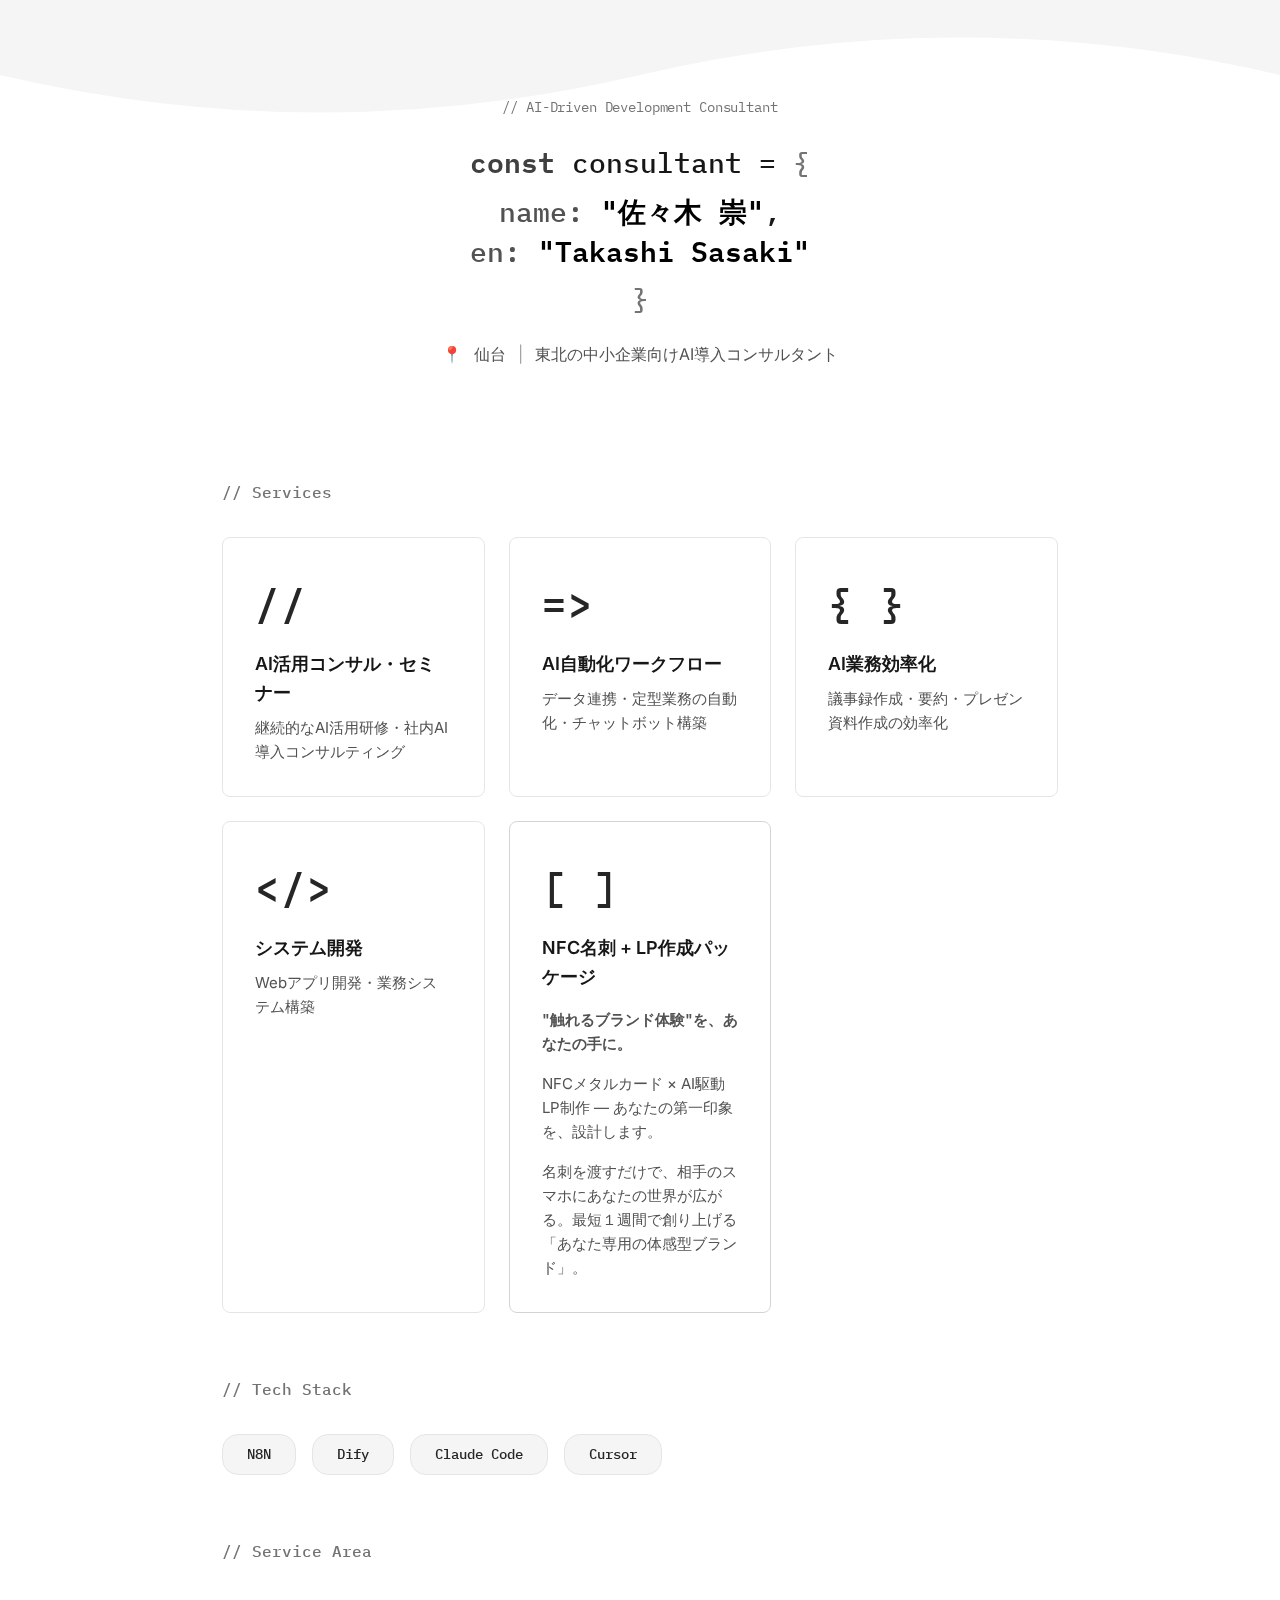
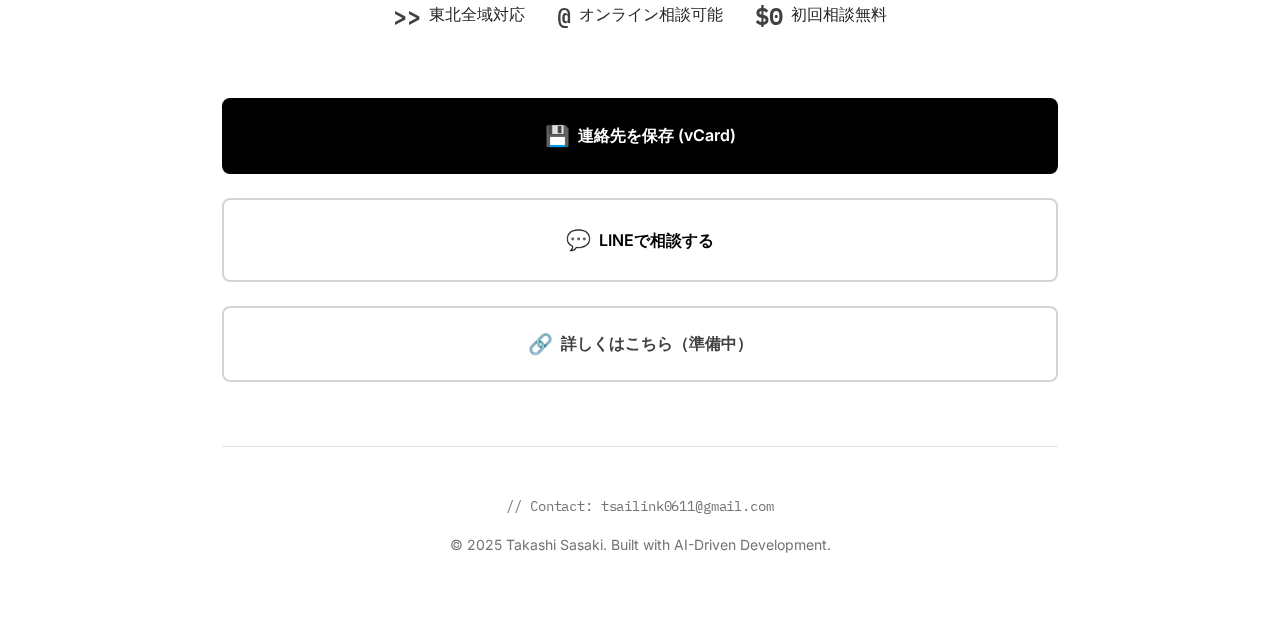
<file: index.html>
<!DOCTYPE html>
<html lang="ja">
<head>
    <meta charset="UTF-8">
    <meta name="viewport" content="width=device-width, initial-scale=1.0">
    <meta name="description" content="佐々木 崇 - AI-Driven Development Consultant | 東北の中小企業向けAI導入コンサルタント">
    <title>佐々木崇 { AI駆動開発 } | 仙台のAIコンサルタント</title>
    <link rel="icon" type="image/svg+xml" href="favicon.svg">
    <link rel="stylesheet" href="style.css">
    <link rel="preconnect" href="https://fonts.googleapis.com">
    <link rel="preconnect" href="https://fonts.gstatic.com" crossorigin>
    <link href="https://fonts.googleapis.com/css2?family=IBM+Plex+Mono:wght@400;500;600&family=Inter:wght@400;500;600;700&display=swap" rel="stylesheet">
</head>
<body>
    <!-- Wave Background -->
    <div class="wave-container">
        <svg class="wave" viewBox="0 0 1200 120" preserveAspectRatio="none">
            <path d="M0,50 Q300,100 600,50 T1200,50 L1200,0 L0,0 Z" class="wave-path"></path>
        </svg>
    </div>

    <!-- Main Container -->
    <main class="container">
        <!-- Header Section -->
        <header class="header">
            <div class="code-line">
                <span class="code-comment">// AI-Driven Development Consultant</span>
            </div>
            <h1 class="name">
                <span class="code-keyword">const</span> consultant = <span class="code-brace">{</span>
                <div class="name-content">
                    <span class="code-property">name:</span> <span class="code-string">"佐々木 崇"</span>,<br>
                    <span class="code-property">en:</span> <span class="code-string">"Takashi Sasaki"</span>
                </div>
                <span class="code-brace">}</span>
            </h1>
            <div class="tagline">
                <span class="location-icon">📍</span> 仙台
                <span class="separator">|</span>
                東北の中小企業向けAI導入コンサルタント
            </div>
        </header>

        <!-- Services Section -->
        <section class="services">
            <h2 class="section-title">
                <span class="code-comment">// Services</span>
            </h2>
            <div class="service-grid">
                <div class="service-card">
                    <a href="consulting.html" class="card-link">
                        <div class="service-icon code-icon">//</div>
                        <h3>AI活用コンサル・セミナー</h3>
                        <p>継続的なAI活用研修・社内AI導入コンサルティング</p>
                    </a>
                </div>
                <div class="service-card">
                    <a href="workflow.html" class="card-link">
                        <div class="service-icon code-icon">=></div>
                        <h3>AI自動化ワークフロー</h3>
                        <p>データ連携・定型業務の自動化・チャットボット構築</p>
                    </a>
                </div>
                <div class="service-card">
                    <a href="efficiency.html" class="card-link">
                        <div class="service-icon code-icon">{ }</div>
                        <h3>AI業務効率化</h3>
                        <p>議事録作成・要約・プレゼン資料作成の効率化</p>
                    </a>
                </div>
                <div class="service-card">
                    <a href="development.html" class="card-link">
                        <div class="service-icon code-icon">&lt;/&gt;</div>
                        <h3>システム開発</h3>
                        <p>Webアプリ開発・業務システム構築</p>
                    </a>
                </div>
                <div class="service-card featured-card">
                    <a href="nfc-lp.html" class="card-link">
                        <div class="service-icon code-icon">[ ]</div>
                        <h3>NFC名刺 + LP作成パッケージ</h3>
                        <p class="featured-tagline">"触れるブランド体験"を、あなたの手に。</p>
                        <p class="featured-subtitle">NFCメタルカード × AI駆動LP制作 ― あなたの第一印象を、設計します。</p>
                        <p class="featured-description">名刺を渡すだけで、相手のスマホにあなたの世界が広がる。最短１週間で創り上げる「あなた専用の体感型ブランド」。</p>
                    </a>
                </div>
            </div>
        </section>

        <!-- Tech Stack -->
        <section class="tech-stack">
            <h2 class="section-title">
                <span class="code-comment">// Tech Stack</span>
            </h2>
            <div class="tech-list">
                <span class="tech-badge">N8N</span>
                <span class="tech-badge">Dify</span>
                <span class="tech-badge">Claude Code</span>
                <span class="tech-badge">Cursor</span>
            </div>
        </section>

        <!-- Service Area -->
        <section class="service-area">
            <h2 class="section-title">
                <span class="code-comment">// Service Area</span>
            </h2>
            <div class="area-info">
                <div class="area-item">
                    <span class="area-icon code-symbol">>></span>
                    <span>東北全域対応</span>
                </div>
                <div class="area-item">
                    <span class="area-icon code-symbol">@</span>
                    <span>オンライン相談可能</span>
                </div>
                <div class="area-item">
                    <span class="area-icon code-symbol">$0</span>
                    <span>初回相談無料</span>
                </div>
            </div>
        </section>

        <!-- CTA Buttons -->
        <section class="cta-section">
            <button id="vcard-btn" class="btn btn-primary">
                <span class="btn-icon">💾</span>
                連絡先を保存 (vCard)
            </button>
            <a href="https://line.me/ti/p/NWGjZAM_AY" target="_blank" rel="noopener noreferrer" class="btn btn-secondary">
                <span class="btn-icon">💬</span>
                LINEで相談する
            </a>
            <button class="btn btn-outline">
                <span class="btn-icon">🔗</span>
                詳しくはこちら（準備中）
            </button>
        </section>

        <!-- Footer -->
        <footer class="footer">
            <div class="code-line">
                <span class="code-comment">// Contact: <a href="mailto:tsailink0611@gmail.com" class="email-link">tsailink0611@gmail.com</a></span>
            </div>
            <div class="footer-text">
                &copy; 2025 Takashi Sasaki. Built with AI-Driven Development.
            </div>
        </footer>
    </main>

    <script src="script.js"></script>
</body>
</html>
</file>
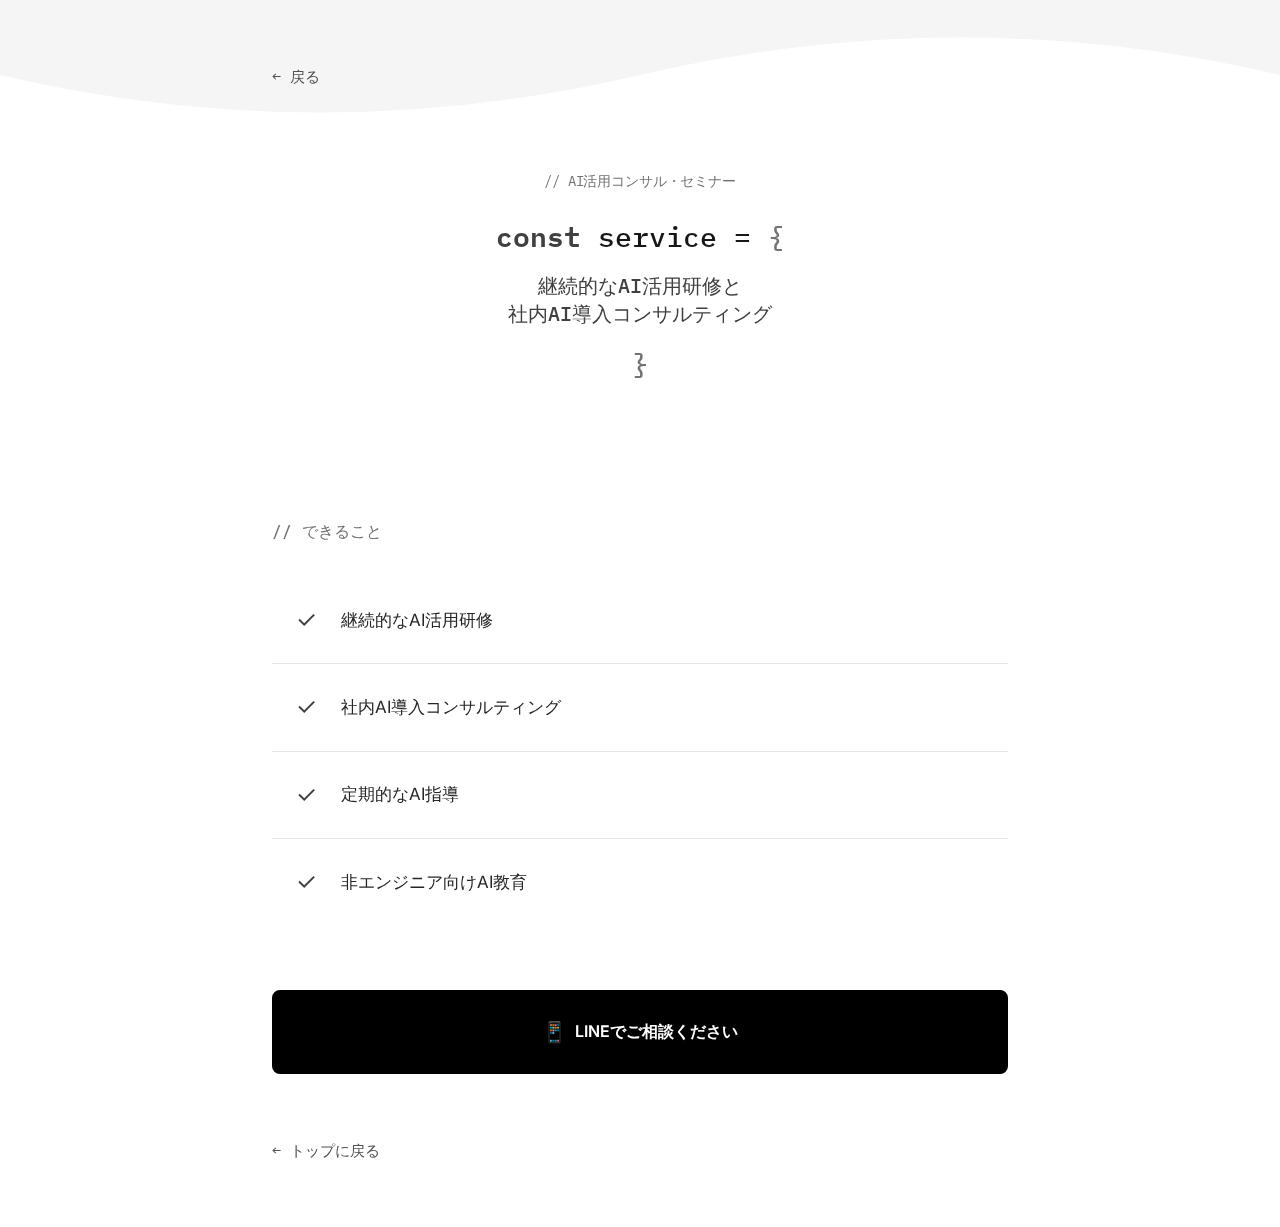
<file: consulting.html>
<!DOCTYPE html>
<html lang="ja">
<head>
    <meta charset="UTF-8">
    <meta name="viewport" content="width=device-width, initial-scale=1.0">
    <meta name="description" content="AI活用コンサル・セミナー | 佐々木 崇 - AI-Driven Development Consultant">
    <title>AI活用コンサル・セミナー | 佐々木崇</title>
    <link rel="icon" type="image/svg+xml" href="favicon.svg">
    <link rel="stylesheet" href="style.css">
    <link rel="preconnect" href="https://fonts.googleapis.com">
    <link rel="preconnect" href="https://fonts.gstatic.com" crossorigin>
    <link href="https://fonts.googleapis.com/css2?family=IBM+Plex+Mono:wght@400;500;600&family=Inter:wght@400;500;600;700&display=swap" rel="stylesheet">
</head>
<body>
    <div class="wave-container">
        <svg class="wave" viewBox="0 0 1200 120" preserveAspectRatio="none">
            <path d="M0,50 Q300,100 600,50 T1200,50 L1200,0 L0,0 Z" class="wave-path"></path>
        </svg>
    </div>

    <main class="container detail-page">
        <nav class="back-nav">
            <a href="index.html" class="back-link">← 戻る</a>
        </nav>

        <header class="detail-header">
            <div class="code-line">
                <span class="code-comment">// AI活用コンサル・セミナー</span>
            </div>
            <h1 class="detail-title">
                <span class="code-keyword">const</span> service = <span class="code-brace">{</span>
                <div class="service-description">
                    継続的なAI活用研修と<br>
                    社内AI導入コンサルティング
                </div>
                <span class="code-brace">}</span>
            </h1>
        </header>

        <section class="features-section">
            <h2 class="section-title">
                <span class="code-comment">// できること</span>
            </h2>
            <ul class="features-list">
                <li class="feature-item">
                    <span class="check-mark">✓</span>
                    継続的なAI活用研修
                </li>
                <li class="feature-item">
                    <span class="check-mark">✓</span>
                    社内AI導入コンサルティング
                </li>
                <li class="feature-item">
                    <span class="check-mark">✓</span>
                    定期的なAI指導
                </li>
                <li class="feature-item">
                    <span class="check-mark">✓</span>
                    非エンジニア向けAI教育
                </li>
            </ul>
        </section>

        <section class="cta-section">
            <a href="https://line.me/ti/p/NWGjZAM_AY" target="_blank" rel="noopener noreferrer" class="btn btn-primary">
                <span class="btn-icon">📱</span>
                LINEでご相談ください
            </a>
        </section>

        <nav class="bottom-nav">
            <a href="index.html" class="back-link">← トップに戻る</a>
        </nav>
    </main>

    <script src="script.js"></script>
</body>
</html>
</file>
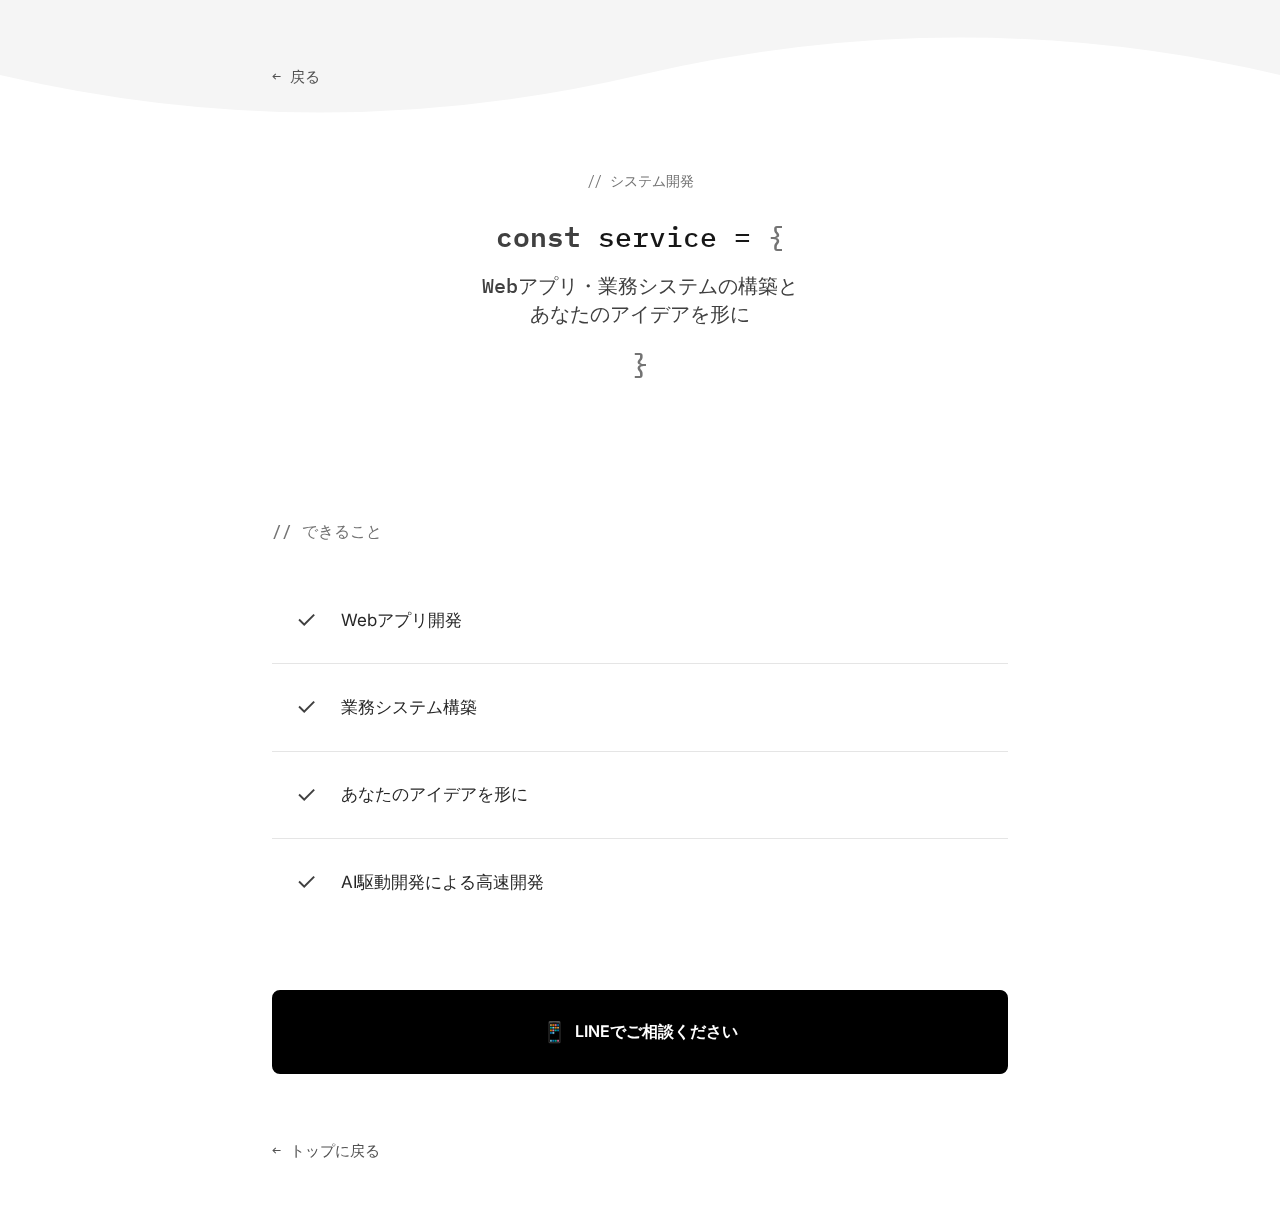
<file: development.html>
<!DOCTYPE html>
<html lang="ja">
<head>
    <meta charset="UTF-8">
    <meta name="viewport" content="width=device-width, initial-scale=1.0">
    <meta name="description" content="システム開発 | 佐々木 崇 - AI-Driven Development Consultant">
    <title>システム開発 | 佐々木崇</title>
    <link rel="icon" type="image/svg+xml" href="favicon.svg">
    <link rel="stylesheet" href="style.css">
    <link rel="preconnect" href="https://fonts.googleapis.com">
    <link rel="preconnect" href="https://fonts.gstatic.com" crossorigin>
    <link href="https://fonts.googleapis.com/css2?family=IBM+Plex+Mono:wght@400;500;600&family=Inter:wght@400;500;600;700&display=swap" rel="stylesheet">
</head>
<body>
    <div class="wave-container">
        <svg class="wave" viewBox="0 0 1200 120" preserveAspectRatio="none">
            <path d="M0,50 Q300,100 600,50 T1200,50 L1200,0 L0,0 Z" class="wave-path"></path>
        </svg>
    </div>

    <main class="container detail-page">
        <nav class="back-nav">
            <a href="index.html" class="back-link">← 戻る</a>
        </nav>

        <header class="detail-header">
            <div class="code-line">
                <span class="code-comment">// システム開発</span>
            </div>
            <h1 class="detail-title">
                <span class="code-keyword">const</span> service = <span class="code-brace">{</span>
                <div class="service-description">
                    Webアプリ・業務システムの構築と<br>
                    あなたのアイデアを形に
                </div>
                <span class="code-brace">}</span>
            </h1>
        </header>

        <section class="features-section">
            <h2 class="section-title">
                <span class="code-comment">// できること</span>
            </h2>
            <ul class="features-list">
                <li class="feature-item">
                    <span class="check-mark">✓</span>
                    Webアプリ開発
                </li>
                <li class="feature-item">
                    <span class="check-mark">✓</span>
                    業務システム構築
                </li>
                <li class="feature-item">
                    <span class="check-mark">✓</span>
                    あなたのアイデアを形に
                </li>
                <li class="feature-item">
                    <span class="check-mark">✓</span>
                    AI駆動開発による高速開発
                </li>
            </ul>
        </section>

        <section class="cta-section">
            <a href="https://line.me/ti/p/NWGjZAM_AY" target="_blank" rel="noopener noreferrer" class="btn btn-primary">
                <span class="btn-icon">📱</span>
                LINEでご相談ください
            </a>
        </section>

        <nav class="bottom-nav">
            <a href="index.html" class="back-link">← トップに戻る</a>
        </nav>
    </main>

    <script src="script.js"></script>
</body>
</html>
</file>
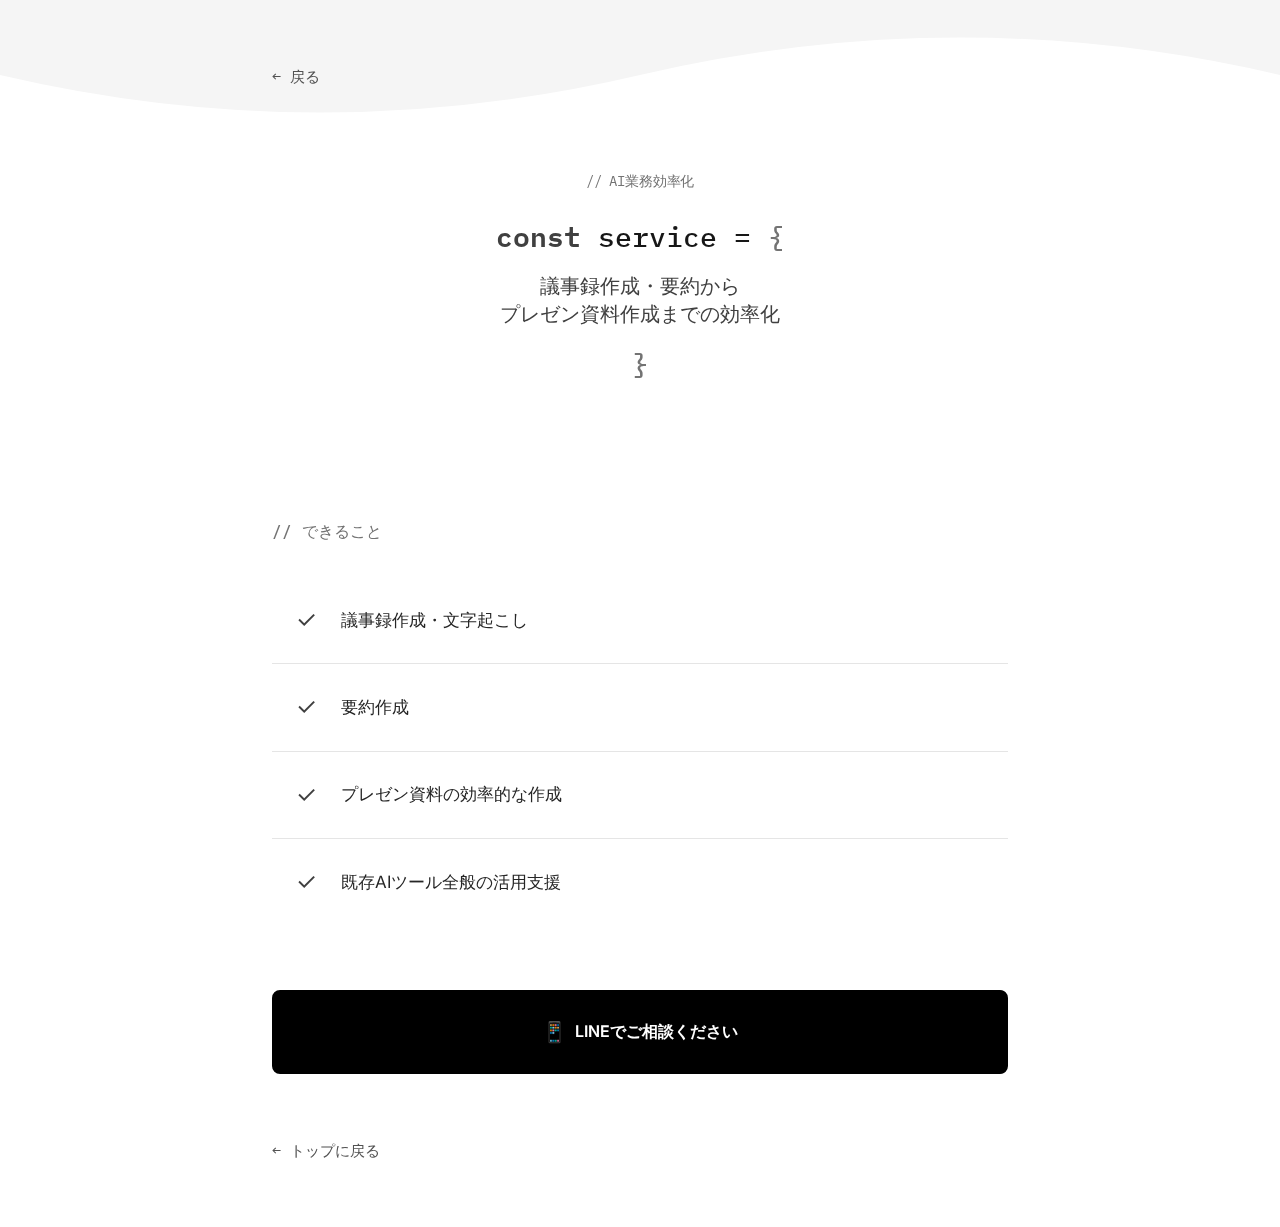
<file: efficiency.html>
<!DOCTYPE html>
<html lang="ja">
<head>
    <meta charset="UTF-8">
    <meta name="viewport" content="width=device-width, initial-scale=1.0">
    <meta name="description" content="AI業務効率化 | 佐々木 崇 - AI-Driven Development Consultant">
    <title>AI業務効率化 | 佐々木崇</title>
    <link rel="icon" type="image/svg+xml" href="favicon.svg">
    <link rel="stylesheet" href="style.css">
    <link rel="preconnect" href="https://fonts.googleapis.com">
    <link rel="preconnect" href="https://fonts.gstatic.com" crossorigin>
    <link href="https://fonts.googleapis.com/css2?family=IBM+Plex+Mono:wght@400;500;600&family=Inter:wght@400;500;600;700&display=swap" rel="stylesheet">
</head>
<body>
    <div class="wave-container">
        <svg class="wave" viewBox="0 0 1200 120" preserveAspectRatio="none">
            <path d="M0,50 Q300,100 600,50 T1200,50 L1200,0 L0,0 Z" class="wave-path"></path>
        </svg>
    </div>

    <main class="container detail-page">
        <nav class="back-nav">
            <a href="index.html" class="back-link">← 戻る</a>
        </nav>

        <header class="detail-header">
            <div class="code-line">
                <span class="code-comment">// AI業務効率化</span>
            </div>
            <h1 class="detail-title">
                <span class="code-keyword">const</span> service = <span class="code-brace">{</span>
                <div class="service-description">
                    議事録作成・要約から<br>
                    プレゼン資料作成までの効率化
                </div>
                <span class="code-brace">}</span>
            </h1>
        </header>

        <section class="features-section">
            <h2 class="section-title">
                <span class="code-comment">// できること</span>
            </h2>
            <ul class="features-list">
                <li class="feature-item">
                    <span class="check-mark">✓</span>
                    議事録作成・文字起こし
                </li>
                <li class="feature-item">
                    <span class="check-mark">✓</span>
                    要約作成
                </li>
                <li class="feature-item">
                    <span class="check-mark">✓</span>
                    プレゼン資料の効率的な作成
                </li>
                <li class="feature-item">
                    <span class="check-mark">✓</span>
                    既存AIツール全般の活用支援
                </li>
            </ul>
        </section>

        <section class="cta-section">
            <a href="https://line.me/ti/p/NWGjZAM_AY" target="_blank" rel="noopener noreferrer" class="btn btn-primary">
                <span class="btn-icon">📱</span>
                LINEでご相談ください
            </a>
        </section>

        <nav class="bottom-nav">
            <a href="index.html" class="back-link">← トップに戻る</a>
        </nav>
    </main>

    <script src="script.js"></script>
</body>
</html>
</file>
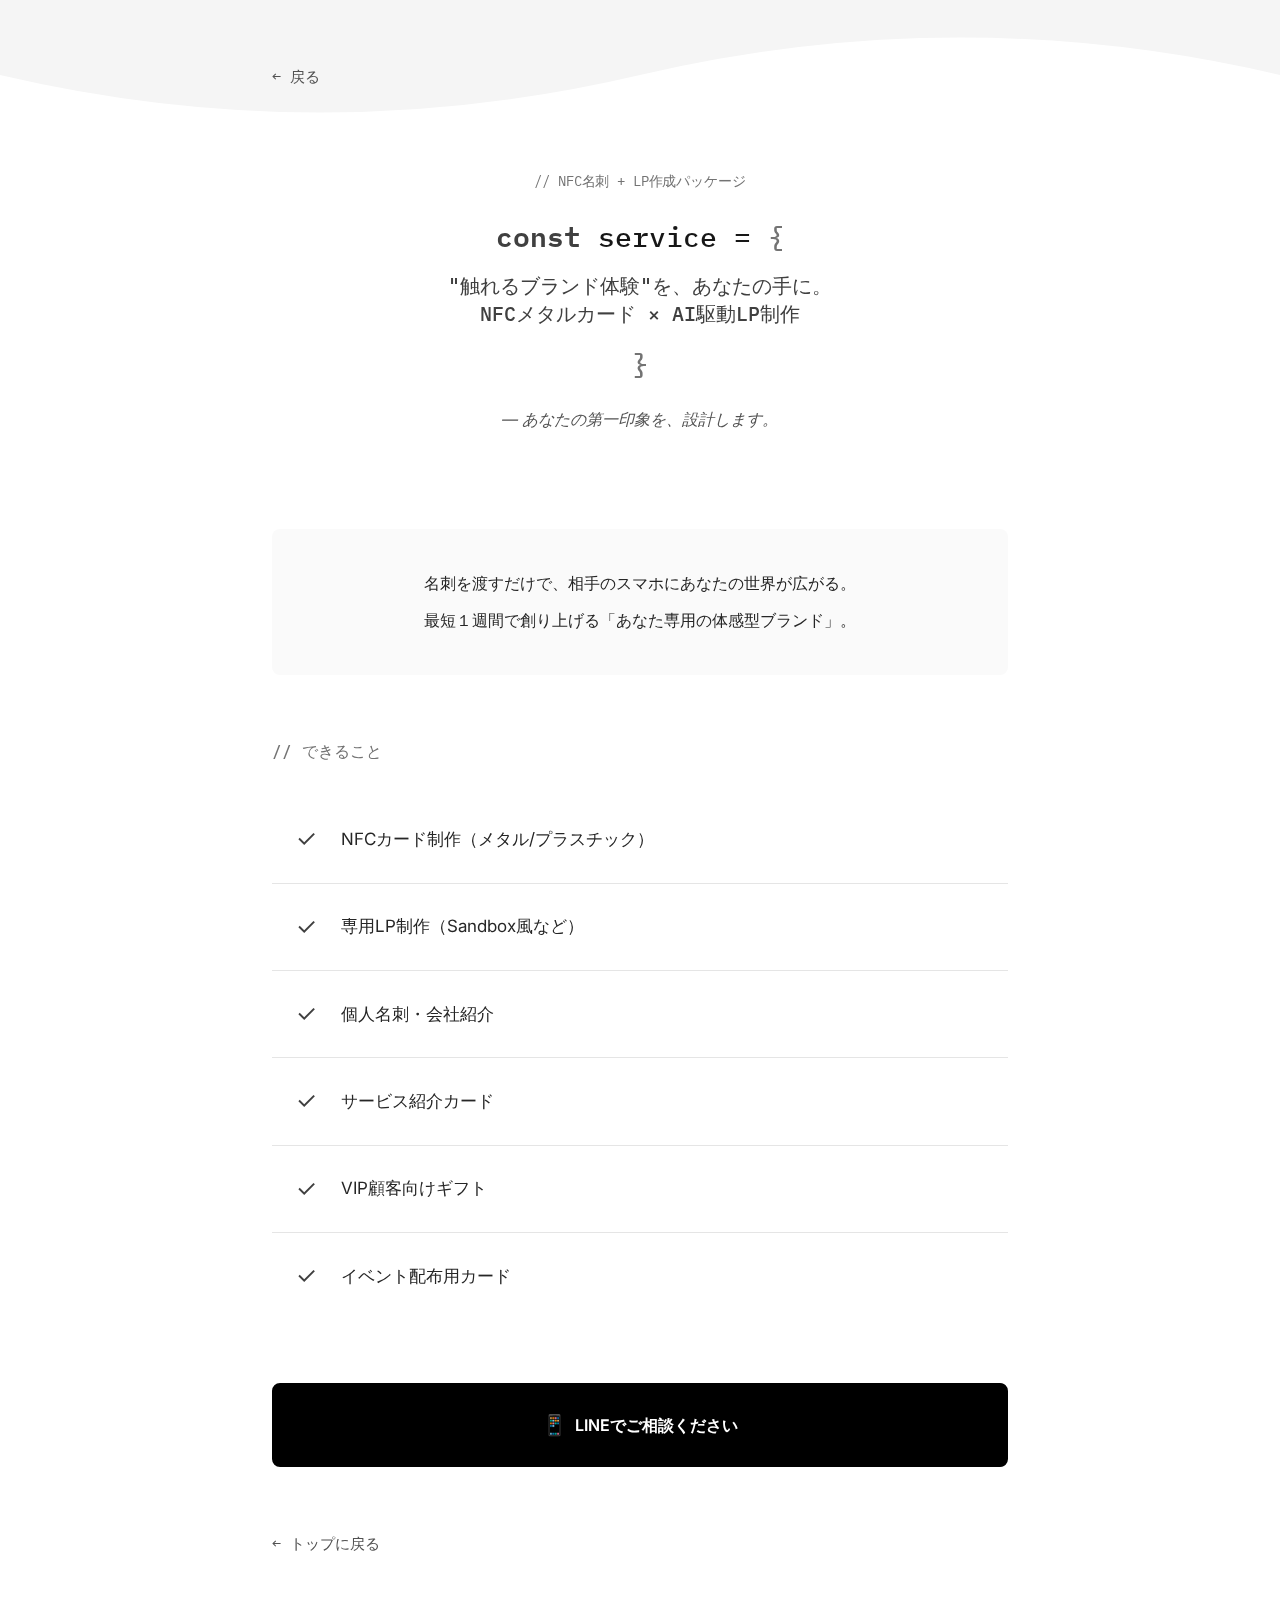
<file: nfc-lp.html>
<!DOCTYPE html>
<html lang="ja">
<head>
    <meta charset="UTF-8">
    <meta name="viewport" content="width=device-width, initial-scale=1.0">
    <meta name="description" content="NFC名刺 + LP作成パッケージ | 佐々木 崇 - AI-Driven Development Consultant">
    <title>NFC名刺 + LP作成パッケージ | 佐々木崇</title>
    <link rel="icon" type="image/svg+xml" href="favicon.svg">
    <link rel="stylesheet" href="style.css">
    <link rel="preconnect" href="https://fonts.googleapis.com">
    <link rel="preconnect" href="https://fonts.gstatic.com" crossorigin>
    <link href="https://fonts.googleapis.com/css2?family=IBM+Plex+Mono:wght@400;500;600&family=Inter:wght@400;500;600;700&display=swap" rel="stylesheet">
</head>
<body>
    <div class="wave-container">
        <svg class="wave" viewBox="0 0 1200 120" preserveAspectRatio="none">
            <path d="M0,50 Q300,100 600,50 T1200,50 L1200,0 L0,0 Z" class="wave-path"></path>
        </svg>
    </div>

    <main class="container detail-page">
        <nav class="back-nav">
            <a href="index.html" class="back-link">← 戻る</a>
        </nav>

        <header class="detail-header">
            <div class="code-line">
                <span class="code-comment">// NFC名刺 + LP作成パッケージ</span>
            </div>
            <h1 class="detail-title">
                <span class="code-keyword">const</span> service = <span class="code-brace">{</span>
                <div class="service-description">
                    "触れるブランド体験"を、あなたの手に。<br>
                    NFCメタルカード × AI駆動LP制作
                </div>
                <span class="code-brace">}</span>
            </h1>
            <p class="detail-subtitle">
                ― あなたの第一印象を、設計します。
            </p>
        </header>

        <section class="tagline-section">
            <p class="detail-tagline">名刺を渡すだけで、相手のスマホにあなたの世界が広がる。</p>
            <p class="detail-tagline">最短１週間で創り上げる「あなた専用の体感型ブランド」。</p>
        </section>

        <section class="features-section">
            <h2 class="section-title">
                <span class="code-comment">// できること</span>
            </h2>
            <ul class="features-list">
                <li class="feature-item">
                    <span class="check-mark">✓</span>
                    NFCカード制作（メタル/プラスチック）
                </li>
                <li class="feature-item">
                    <span class="check-mark">✓</span>
                    専用LP制作（Sandbox風など）
                </li>
                <li class="feature-item">
                    <span class="check-mark">✓</span>
                    個人名刺・会社紹介
                </li>
                <li class="feature-item">
                    <span class="check-mark">✓</span>
                    サービス紹介カード
                </li>
                <li class="feature-item">
                    <span class="check-mark">✓</span>
                    VIP顧客向けギフト
                </li>
                <li class="feature-item">
                    <span class="check-mark">✓</span>
                    イベント配布用カード
                </li>
            </ul>
        </section>

        <section class="cta-section">
            <a href="https://line.me/ti/p/NWGjZAM_AY" target="_blank" rel="noopener noreferrer" class="btn btn-primary">
                <span class="btn-icon">📱</span>
                LINEでご相談ください
            </a>
        </section>

        <nav class="bottom-nav">
            <a href="index.html" class="back-link">← トップに戻る</a>
        </nav>
    </main>

    <script src="script.js"></script>
</body>
</html>
</file>
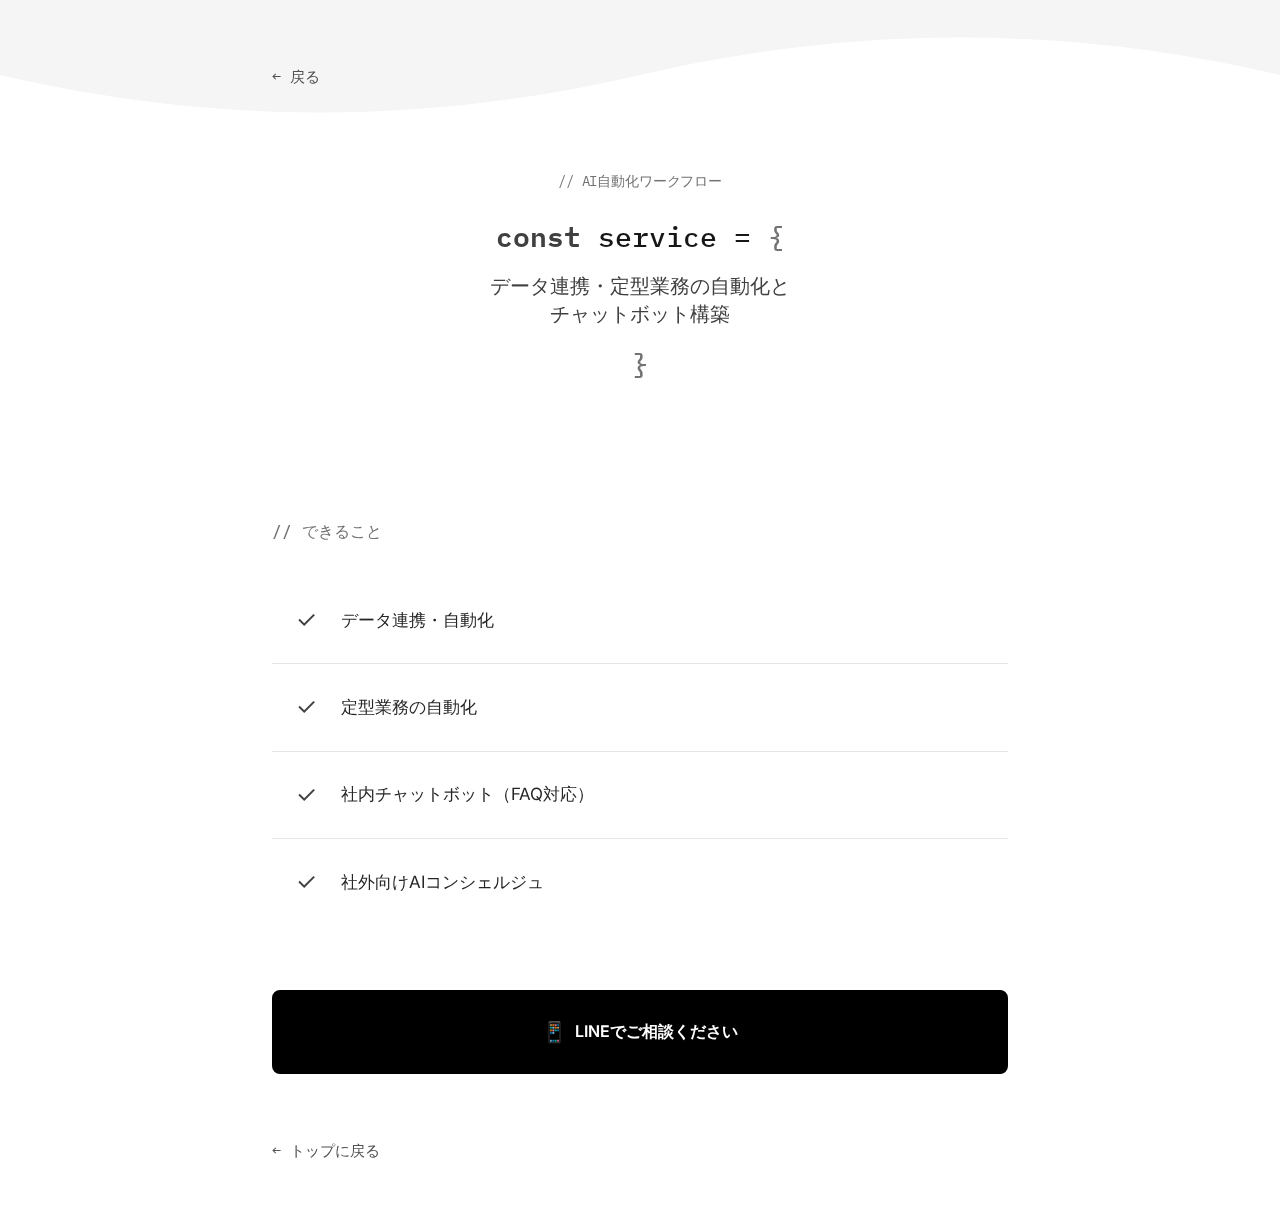
<file: workflow.html>
<!DOCTYPE html>
<html lang="ja">
<head>
    <meta charset="UTF-8">
    <meta name="viewport" content="width=device-width, initial-scale=1.0">
    <meta name="description" content="AI自動化ワークフロー | 佐々木 崇 - AI-Driven Development Consultant">
    <title>AI自動化ワークフロー | 佐々木崇</title>
    <link rel="icon" type="image/svg+xml" href="favicon.svg">
    <link rel="stylesheet" href="style.css">
    <link rel="preconnect" href="https://fonts.googleapis.com">
    <link rel="preconnect" href="https://fonts.gstatic.com" crossorigin>
    <link href="https://fonts.googleapis.com/css2?family=IBM+Plex+Mono:wght@400;500;600&family=Inter:wght@400;500;600;700&display=swap" rel="stylesheet">
</head>
<body>
    <div class="wave-container">
        <svg class="wave" viewBox="0 0 1200 120" preserveAspectRatio="none">
            <path d="M0,50 Q300,100 600,50 T1200,50 L1200,0 L0,0 Z" class="wave-path"></path>
        </svg>
    </div>

    <main class="container detail-page">
        <nav class="back-nav">
            <a href="index.html" class="back-link">← 戻る</a>
        </nav>

        <header class="detail-header">
            <div class="code-line">
                <span class="code-comment">// AI自動化ワークフロー</span>
            </div>
            <h1 class="detail-title">
                <span class="code-keyword">const</span> service = <span class="code-brace">{</span>
                <div class="service-description">
                    データ連携・定型業務の自動化と<br>
                    チャットボット構築
                </div>
                <span class="code-brace">}</span>
            </h1>
        </header>

        <section class="features-section">
            <h2 class="section-title">
                <span class="code-comment">// できること</span>
            </h2>
            <ul class="features-list">
                <li class="feature-item">
                    <span class="check-mark">✓</span>
                    データ連携・自動化
                </li>
                <li class="feature-item">
                    <span class="check-mark">✓</span>
                    定型業務の自動化
                </li>
                <li class="feature-item">
                    <span class="check-mark">✓</span>
                    社内チャットボット（FAQ対応）
                </li>
                <li class="feature-item">
                    <span class="check-mark">✓</span>
                    社外向けAIコンシェルジュ
                </li>
            </ul>
        </section>

        <section class="cta-section">
            <a href="https://line.me/ti/p/NWGjZAM_AY" target="_blank" rel="noopener noreferrer" class="btn btn-primary">
                <span class="btn-icon">📱</span>
                LINEでご相談ください
            </a>
        </section>

        <nav class="bottom-nav">
            <a href="index.html" class="back-link">← トップに戻る</a>
        </nav>
    </main>

    <script src="script.js"></script>
</body>
</html>
</file>
<file: style.css>
/* ===================================
   Reset & Base Styles
   =================================== */
* {
    margin: 0;
    padding: 0;
    box-sizing: border-box;
}

:root {
    /* Color Palette - Monochrome */
    --color-black: #000000;
    --color-white: #ffffff;
    --color-gray-50: #fafafa;
    --color-gray-100: #f5f5f5;
    --color-gray-200: #e5e5e5;
    --color-gray-300: #d4d4d4;
    --color-gray-400: #a3a3a3;
    --color-gray-500: #737373;
    --color-gray-600: #525252;
    --color-gray-700: #404040;
    --color-gray-800: #262626;
    --color-gray-900: #171717;

    /* Typography */
    --font-mono: 'IBM Plex Mono', monospace;
    --font-sans: 'Inter', -apple-system, BlinkMacSystemFont, sans-serif;

    /* Spacing */
    --spacing-xs: 0.5rem;
    --spacing-sm: 1rem;
    --spacing-md: 1.5rem;
    --spacing-lg: 2rem;
    --spacing-xl: 3rem;
    --spacing-2xl: 4rem;

    /* Border Radius */
    --radius-sm: 0.25rem;
    --radius-md: 0.5rem;
    --radius-lg: 1rem;

    /* Transitions */
    --transition-fast: 150ms ease;
    --transition-base: 250ms ease;
    --transition-slow: 350ms ease;
}

body {
    font-family: var(--font-sans);
    background: var(--color-white);
    color: var(--color-gray-900);
    line-height: 1.6;
    overflow-x: hidden;
    min-height: 100vh;
    position: relative;
}

/* ===================================
   Wave Background Animation
   =================================== */
.wave-container {
    position: fixed;
    top: 0;
    left: 0;
    width: 100%;
    height: 180px;
    z-index: 0;
    overflow: hidden;
}

.wave {
    width: 100%;
    height: 100%;
}

.wave-path {
    fill: var(--color-gray-100);
    animation: wave-animation 8s ease-in-out infinite;
}

@keyframes wave-animation {
    0%, 100% {
        d: path("M0,50 Q300,100 600,50 T1200,50 L1200,0 L0,0 Z");
    }
    50% {
        d: path("M0,80 Q300,20 600,80 T1200,80 L1200,0 L0,0 Z");
    }
}

/* ===================================
   Main Container
   =================================== */
.container {
    max-width: 900px;
    margin: 0 auto;
    padding: var(--spacing-lg);
    position: relative;
    z-index: 1;
}

/* ===================================
   Header Section
   =================================== */
.header {
    padding: var(--spacing-2xl) 0 var(--spacing-xl);
    text-align: center;
}

.code-line {
    font-family: var(--font-mono);
    font-size: 0.875rem;
    color: var(--color-gray-500);
    margin-bottom: var(--spacing-sm);
    letter-spacing: -0.01em;
}

.code-comment {
    color: var(--color-gray-500);
}

.name {
    font-family: var(--font-mono);
    font-size: clamp(1.25rem, 3vw, 1.75rem);
    font-weight: 500;
    line-height: 1.4;
    margin: var(--spacing-md) 0;
    color: var(--color-gray-900);
}

.name-content {
    display: block;
    margin: var(--spacing-xs) 0;
    text-align: center;
}

.code-keyword {
    color: var(--color-gray-700);
    font-weight: 600;
}

.code-property {
    color: var(--color-gray-600);
}

.code-string {
    color: var(--color-black);
    font-weight: 600;
}

.code-brace {
    color: var(--color-gray-500);
}

.tagline {
    font-size: 1rem;
    color: var(--color-gray-600);
    margin-top: var(--spacing-md);
    line-height: 1.6;
}

.location-icon {
    margin-right: var(--spacing-xs);
}

.separator {
    margin: 0 var(--spacing-xs);
    color: var(--color-gray-400);
}

/* ===================================
   Sections
   =================================== */
.section-title {
    font-family: var(--font-mono);
    font-size: 1rem;
    font-weight: 500;
    color: var(--color-gray-500);
    margin-bottom: var(--spacing-md);
}

/* Services Section */
.services {
    margin: var(--spacing-2xl) 0;
}

.service-grid {
    display: grid;
    grid-template-columns: repeat(auto-fit, minmax(250px, 1fr));
    gap: var(--spacing-md);
    margin-top: var(--spacing-lg);
}

.service-card {
    background: var(--color-white);
    border: 1px solid var(--color-gray-200);
    border-radius: var(--radius-md);
    padding: var(--spacing-lg);
    transition: all var(--transition-base);
}

.service-card:hover {
    border-color: var(--color-gray-400);
    box-shadow: 0 4px 12px rgba(0, 0, 0, 0.05);
    transform: translateY(-2px);
}

.service-icon {
    font-size: 2rem;
    margin-bottom: var(--spacing-sm);
}

.code-icon {
    font-family: var(--font-mono);
    font-size: 2.5rem;
    font-weight: 600;
    color: var(--color-gray-800);
    letter-spacing: 0.05em;
}

.service-card h3 {
    font-size: 1.125rem;
    font-weight: 600;
    margin-bottom: var(--spacing-xs);
    color: var(--color-gray-900);
}

.service-card p {
    font-size: 0.9375rem;
    color: var(--color-gray-600);
    line-height: 1.6;
}

.card-link {
    text-decoration: none;
    color: inherit;
    display: block;
}

.featured-card {
    background: var(--color-white);
    border: 1px solid var(--color-gray-300);
    animation: subtle-pulse 4s ease-in-out infinite;
}

.featured-card:hover {
    border-color: var(--color-gray-400);
    box-shadow: 0 8px 24px rgba(0, 0, 0, 0.08);
    animation-play-state: paused;
}

@keyframes subtle-pulse {
    0%, 100% {
        background-color: var(--color-white);
    }
    50% {
        background-color: var(--color-gray-200);
    }
}

.featured-tagline {
    font-size: 1.125rem;
    font-weight: 600;
    color: var(--color-gray-900);
    margin: var(--spacing-sm) 0;
    line-height: 1.5;
}

.featured-subtitle {
    font-size: 0.9375rem;
    color: var(--color-gray-700);
    margin: var(--spacing-xs) 0;
    line-height: 1.6;
}

.featured-description {
    font-size: 0.875rem;
    color: var(--color-gray-600);
    margin-top: var(--spacing-sm);
    line-height: 1.6;
}

/* Tech Stack Section */
.tech-stack {
    margin: var(--spacing-2xl) 0;
}

.tech-list {
    display: flex;
    flex-wrap: wrap;
    gap: var(--spacing-sm);
    margin-top: var(--spacing-lg);
}

.tech-badge {
    display: inline-block;
    padding: var(--spacing-xs) var(--spacing-md);
    background: var(--color-gray-100);
    border: 1px solid var(--color-gray-200);
    border-radius: var(--radius-lg);
    font-family: var(--font-mono);
    font-size: 0.875rem;
    font-weight: 500;
    color: var(--color-gray-800);
    transition: all var(--transition-fast);
}

.tech-badge:hover {
    background: var(--color-gray-900);
    color: var(--color-white);
    border-color: var(--color-gray-900);
}

/* Service Area Section */
.service-area {
    margin: var(--spacing-2xl) 0;
}

.area-info {
    display: flex;
    flex-wrap: wrap;
    gap: var(--spacing-lg);
    justify-content: center;
    margin-top: var(--spacing-lg);
}

.area-item {
    display: flex;
    align-items: center;
    gap: var(--spacing-xs);
    font-size: 1rem;
    color: var(--color-gray-800);
    font-weight: 500;
}

.area-icon {
    font-size: 1.5rem;
}

.code-symbol {
    font-family: var(--font-mono);
    font-weight: 600;
    color: var(--color-gray-700);
}

/* ===================================
   CTA Section
   =================================== */
.cta-section {
    margin: var(--spacing-2xl) 0;
    display: flex;
    flex-direction: column;
    gap: var(--spacing-md);
}

.btn {
    display: flex;
    align-items: center;
    justify-content: center;
    gap: var(--spacing-xs);
    padding: var(--spacing-md) var(--spacing-lg);
    font-family: var(--font-sans);
    font-size: 1rem;
    font-weight: 600;
    border-radius: var(--radius-md);
    border: 2px solid transparent;
    cursor: pointer;
    transition: all var(--transition-base);
    text-decoration: none;
    width: 100%;
}

.btn-icon {
    font-size: 1.25rem;
}

.btn-primary {
    background: var(--color-black);
    color: var(--color-white);
    border-color: var(--color-black);
}

.btn-primary:hover {
    background: var(--color-gray-800);
    border-color: var(--color-gray-800);
    transform: translateY(-2px);
    box-shadow: 0 4px 12px rgba(0, 0, 0, 0.15);
}

.btn-secondary {
    background: var(--color-white);
    color: var(--color-black);
    border-color: var(--color-gray-300);
}

.btn-secondary:hover {
    background: var(--color-gray-100);
    border-color: var(--color-gray-400);
    transform: translateY(-2px);
}

.btn-outline {
    background: transparent;
    color: var(--color-gray-700);
    border-color: var(--color-gray-300);
}

.btn-outline:hover {
    background: var(--color-gray-50);
    border-color: var(--color-gray-400);
}

/* ===================================
   Footer
   =================================== */
.footer {
    margin: var(--spacing-2xl) 0 var(--spacing-lg);
    padding-top: var(--spacing-xl);
    border-top: 1px solid var(--color-gray-200);
    text-align: center;
}

.footer-text {
    font-size: 0.875rem;
    color: var(--color-gray-500);
    margin-top: var(--spacing-sm);
}

.email-link {
    color: var(--color-gray-500);
    text-decoration: none;
    transition: color var(--transition-fast);
}

.email-link:hover {
    color: var(--color-black);
    text-decoration: underline;
}

/* ===================================
   Detail Page Styles
   =================================== */
.detail-page {
    max-width: 800px;
}

.back-nav, .bottom-nav {
    margin: var(--spacing-lg) 0;
}

.back-link {
    font-family: var(--font-mono);
    font-size: 0.9375rem;
    color: var(--color-gray-600);
    text-decoration: none;
    transition: color var(--transition-fast);
}

.back-link:hover {
    color: var(--color-black);
}

.detail-header {
    padding: var(--spacing-xl) 0;
    text-align: center;
}

.detail-title {
    font-family: var(--font-mono);
    font-size: clamp(1.25rem, 3vw, 1.75rem);
    font-weight: 500;
    line-height: 1.4;
    margin: var(--spacing-md) 0;
    color: var(--color-gray-900);
}

.service-description {
    display: block;
    margin: var(--spacing-sm) 0;
    text-align: center;
    font-size: clamp(1rem, 2.5vw, 1.25rem);
    color: var(--color-gray-700);
}

.features-section {
    margin: var(--spacing-2xl) 0;
}

.features-list {
    list-style: none;
    margin-top: var(--spacing-lg);
}

.feature-item {
    display: flex;
    align-items: center;
    gap: var(--spacing-md);
    padding: var(--spacing-md);
    font-size: 1.0625rem;
    color: var(--color-gray-800);
    border-bottom: 1px solid var(--color-gray-200);
}

.feature-item:last-child {
    border-bottom: none;
}

.check-mark {
    font-size: 1.5rem;
    color: var(--color-gray-700);
    flex-shrink: 0;
}

.tagline-section {
    margin: var(--spacing-xl) 0;
    padding: var(--spacing-lg);
    background: var(--color-gray-50);
    border-radius: var(--radius-md);
    text-align: center;
}

.detail-tagline {
    font-size: 1rem;
    color: var(--color-gray-800);
    line-height: 1.8;
    margin: var(--spacing-xs) 0;
}

.detail-subtitle {
    font-size: 1rem;
    color: var(--color-gray-600);
    margin-top: var(--spacing-md);
    text-align: center;
    font-style: italic;
}

/* ===================================
   Responsive Design
   =================================== */
@media (max-width: 768px) {
    .container {
        padding: var(--spacing-md);
    }

    .header {
        padding: var(--spacing-xl) 0 var(--spacing-lg);
    }

    .name {
        font-size: 1.25rem;
    }

    .tagline {
        font-size: 0.9375rem;
    }

    .service-grid {
        grid-template-columns: 1fr;
        gap: var(--spacing-sm);
    }

    .tech-list {
        justify-content: center;
    }

    .cta-section {
        gap: var(--spacing-sm);
    }

    .btn {
        padding: var(--spacing-sm) var(--spacing-md);
        font-size: 0.9375rem;
    }
}

@media (max-width: 480px) {
    :root {
        --spacing-2xl: 2.5rem;
    }

    .wave-container {
        height: 120px;
    }

    .name-content {
        font-size: 0.9rem;
    }
}

/* ===================================
   Animations & Interactions
   =================================== */
@media (prefers-reduced-motion: no-preference) {
    .service-card,
    .tech-badge,
    .btn {
        transition-property: transform, background-color, border-color, box-shadow, color;
    }
}

@media (prefers-reduced-motion: reduce) {
    *,
    *::before,
    *::after {
        animation-duration: 0.01ms !important;
        animation-iteration-count: 1 !important;
        transition-duration: 0.01ms !important;
    }
}

/* ===================================
   Print Styles
   =================================== */
@media print {
    .wave-container,
    .cta-section {
        display: none;
    }

    body {
        background: white;
        color: black;
    }

    .container {
        max-width: 100%;
    }
}
</file>
